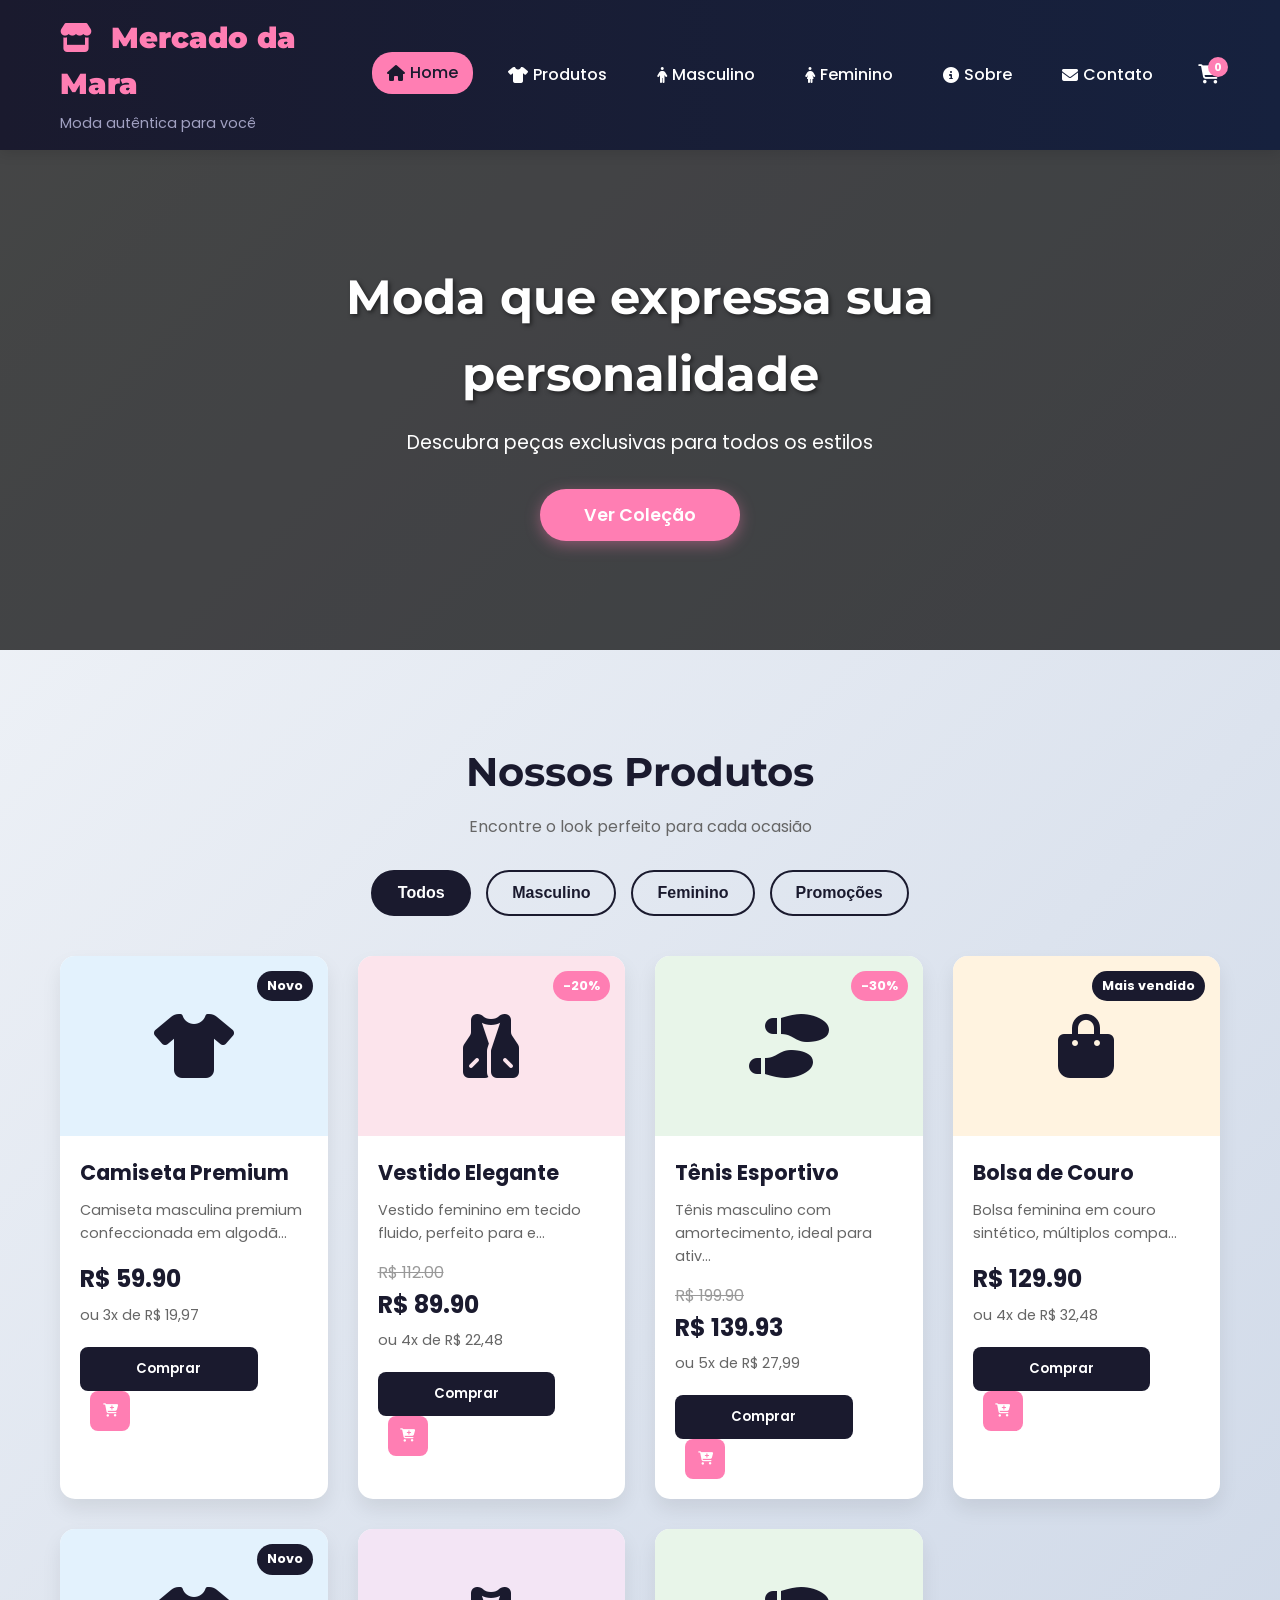
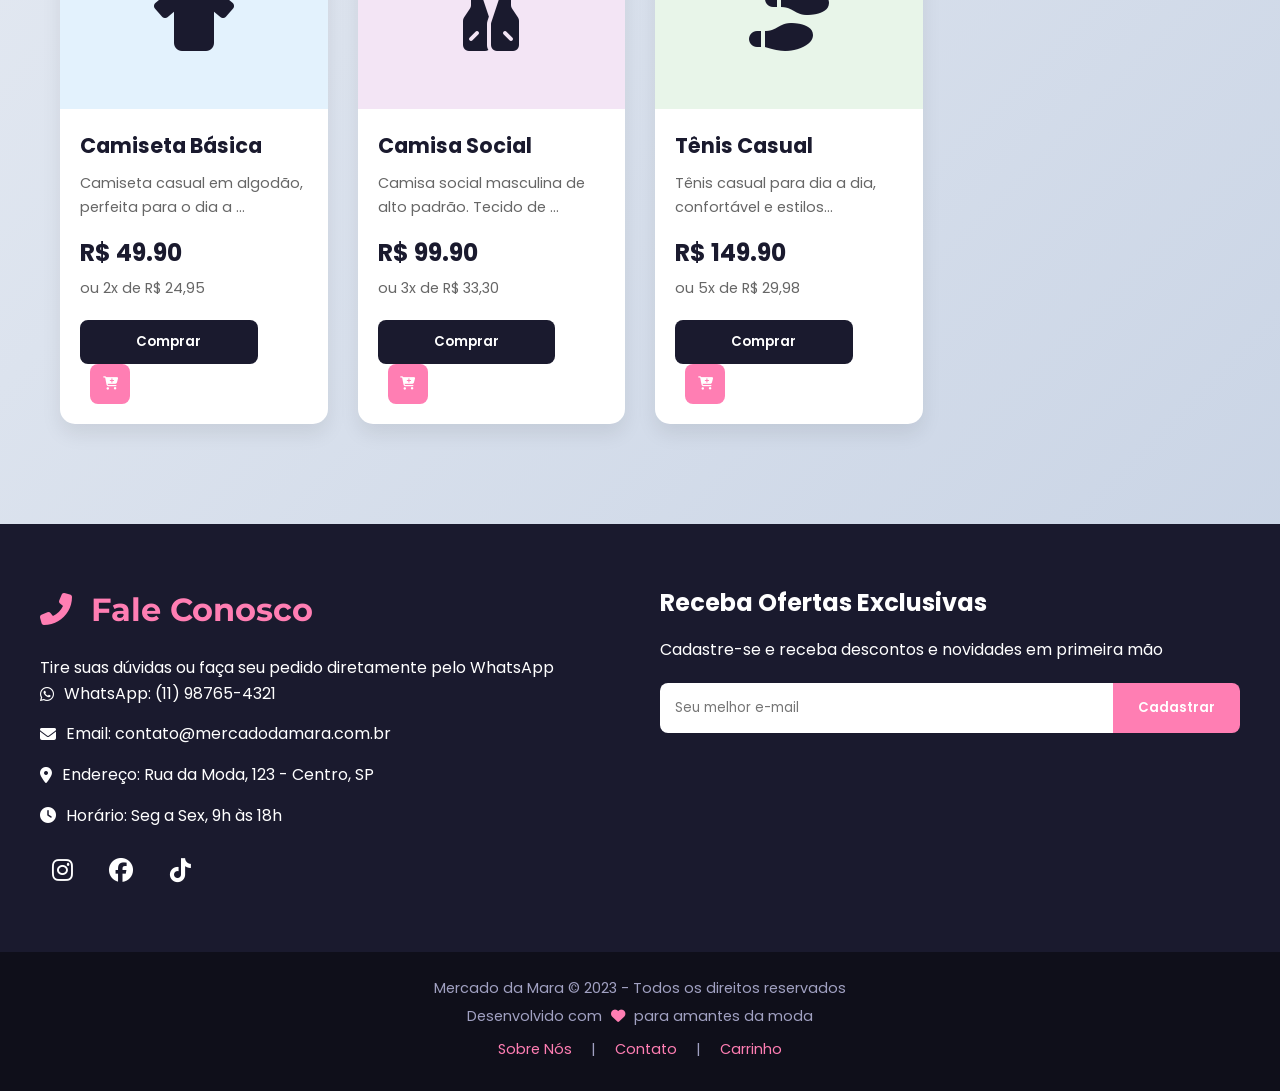
<file: index.html>
<!DOCTYPE html>
<html lang="pt-BR">
<head>
  <meta charset="UTF-8">
  <meta name="viewport" content="width=device-width, initial-scale=1.0, maximum-scale=1.0, user-scalable=yes">
  <title>Mercado da Mara - Moda com Estilo</title>
  <link rel="stylesheet" href="style.css">
  <link rel="stylesheet" href="https://cdnjs.cloudflare.com/ajax/libs/font-awesome/6.4.0/css/all.min.css">
  <link href="https://fonts.googleapis.com/css2?family=Poppins:wght@300;400;500;600;700&family=Montserrat:wght@800;900&display=swap" rel="stylesheet">
</head>
<body>
  <header>
    <div class="header-container">
      <div class="logo">
        <h1><i class="fas fa-store"></i> Mercado da Mara</h1>
        <p class="tagline">Moda autêntica para você</p>
      </div>
      <nav>
        <a href="index.html" class="nav-link active"><i class="fas fa-home"></i> Home</a>
        <a href="#produtos" class="nav-link"><i class="fas fa-tshirt"></i> Produtos</a>
        <a href="index.html?filtro=masculino#produtos" class="nav-link"><i class="fas fa-male"></i> Masculino</a>
        <a href="index.html?filtro=feminino#produtos" class="nav-link"><i class="fas fa-female"></i> Feminino</a>
        <a href="sobre.html" class="nav-link"><i class="fas fa-info-circle"></i> Sobre</a>
        <a href="#contato" class="nav-link"><i class="fas fa-envelope"></i> Contato</a>
        <a href="carrinho.html" class="cart-icon">
          <i class="fas fa-shopping-cart"></i>
          <span class="cart-count">0</span>
        </a>
      </nav>
      <button class="menu-toggle" onclick="toggleMenu()">
        <i class="fas fa-bars"></i>
      </button>
    </div>
  </header>

  <section class="banner">
    <div class="banner-overlay"></div>
    <div class="banner-content">
      <h2>Moda que expressa sua personalidade</h2>
      <p>Descubra peças exclusivas para todos os estilos</p>
      <a href="#produtos" class="btn-banner">Ver Coleção</a>
    </div>
  </section>

  <section id="produtos" class="produtos">
    <div class="section-header">
      <h2>Nossos Produtos</h2>
      <p>Encontre o look perfeito para cada ocasião</p>
      <div class="filtros">
        <button class="filtro-btn active" onclick="filtrar('todos')">Todos</button>
        <button class="filtro-btn" onclick="filtrar('masculino')">Masculino</button>
        <button class="filtro-btn" onclick="filtrar('feminino')">Feminino</button>
        <button class="filtro-btn" onclick="filtrar('promocao')">Promoções</button>
      </div>
    </div>
    
    <div class="produtos-container" id="produtos-home-container">
      <!-- Produtos serão carregados dinamicamente pelo JavaScript -->
    </div>
  </section>

  <section id="contato" class="contato">
    <div class="contato-container">
      <div class="contato-info">
        <h2><i class="fas fa-phone-alt"></i> Fale Conosco</h2>
        <p>Tire suas dúvidas ou faça seu pedido diretamente pelo WhatsApp</p>
        <div class="contato-detalhes">
          <p><i class="fab fa-whatsapp"></i> WhatsApp: (11) 98765-4321</p>
          <p><i class="fas fa-envelope"></i> Email: contato@mercadodamara.com.br</p>
          <p><i class="fas fa-map-marker-alt"></i> Endereço: Rua da Moda, 123 - Centro, SP</p>
          <p><i class="fas fa-clock"></i> Horário: Seg a Sex, 9h às 18h</p>
        </div>
        <div class="redes-sociais">
          <a href="#"><i class="fab fa-instagram"></i></a>
          <a href="#"><i class="fab fa-facebook"></i></a>
          <a href="#"><i class="fab fa-tiktok"></i></a>
        </div>
      </div>
      <div class="newsletter">
        <h3>Receba Ofertas Exclusivas</h3>
        <p>Cadastre-se e receba descontos e novidades em primeira mão</p>
        <form id="newsletterForm">
          <input type="email" id="newsletterEmail" placeholder="Seu melhor e-mail" required>
          <button type="submit">Cadastrar</button>
        </form>
      </div>
    </div>
  </section>

  <footer>
    <p>Mercado da Mara &copy; 2023 - Todos os direitos reservados</p>
    <p>Desenvolvido com <i class="fas fa-heart"></i> para amantes da moda</p>
    <p>
      <a href="sobre.html">Sobre Nós</a> | 
      <a href="#contato">Contato</a> | 
      <a href="carrinho.html">Carrinho</a>
    </p>
  </footer>

  <script src="script.js"></script>
</body>
</html>
</file>
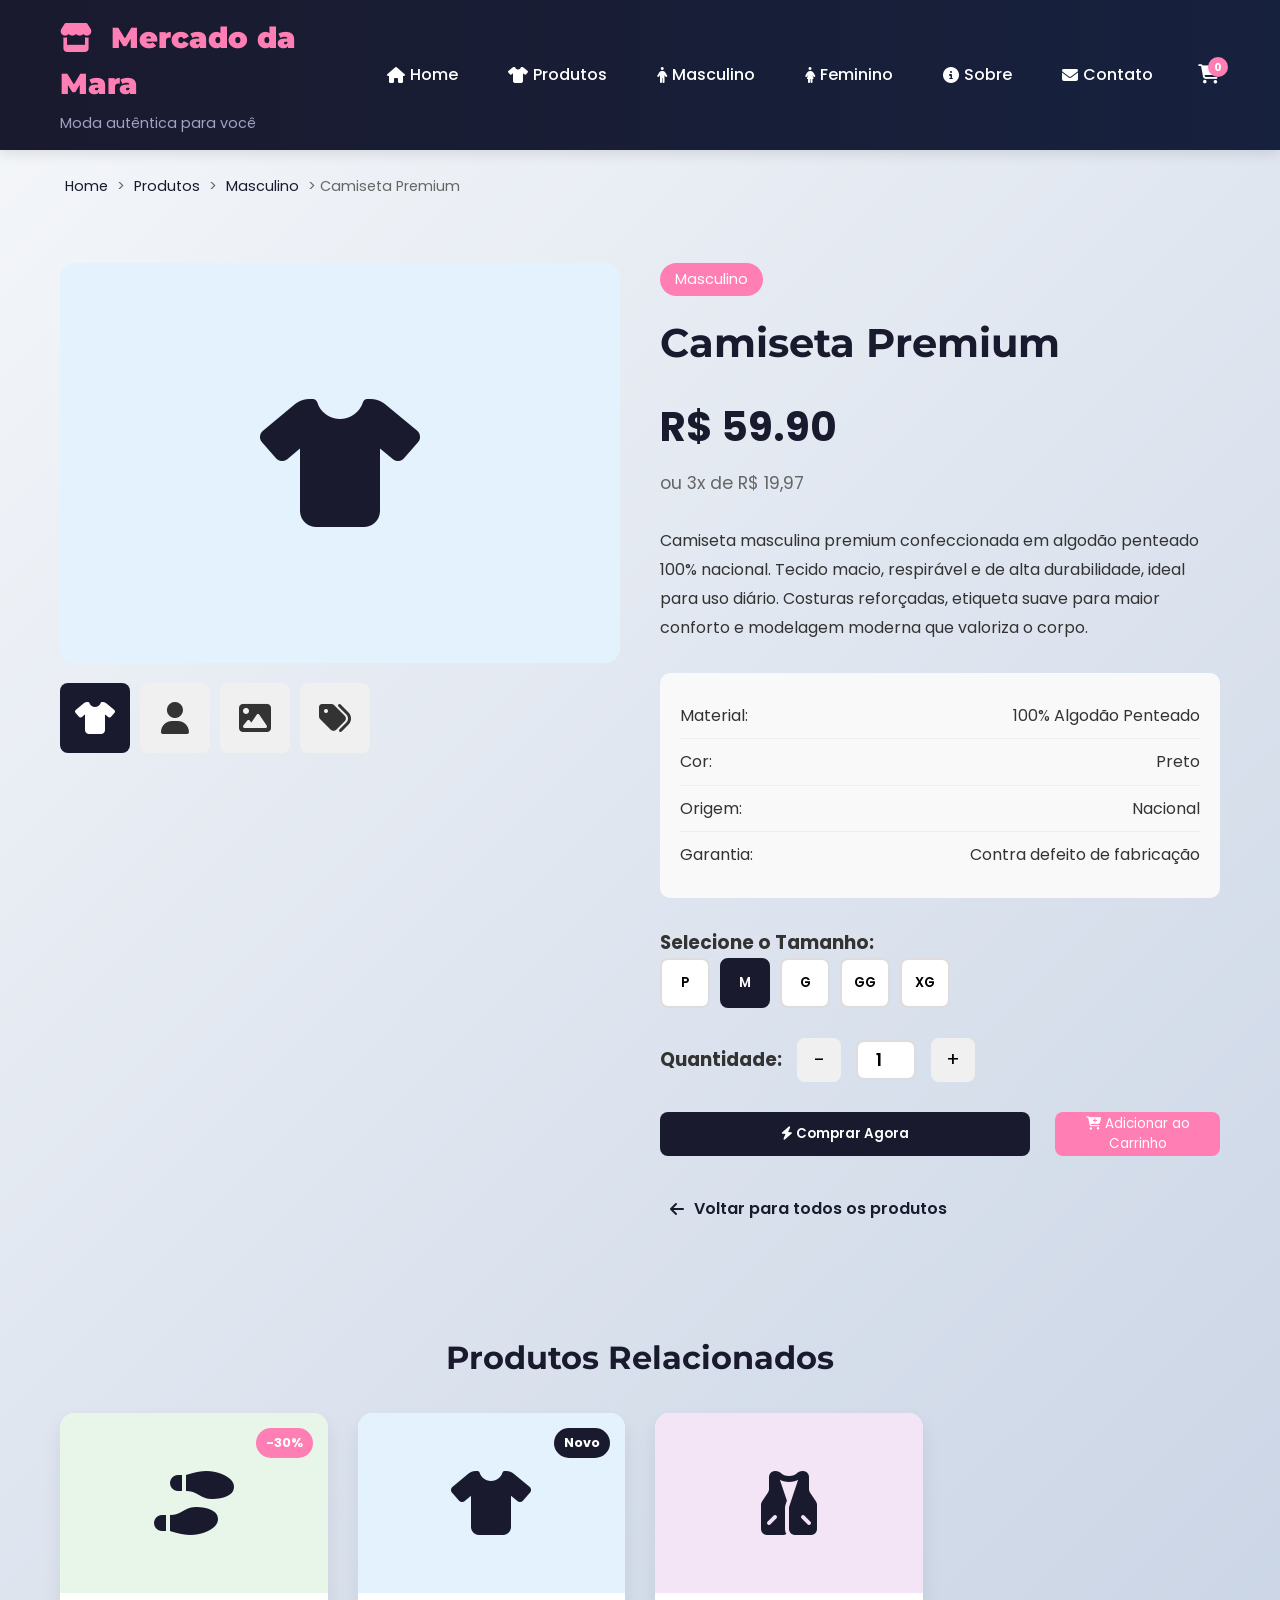
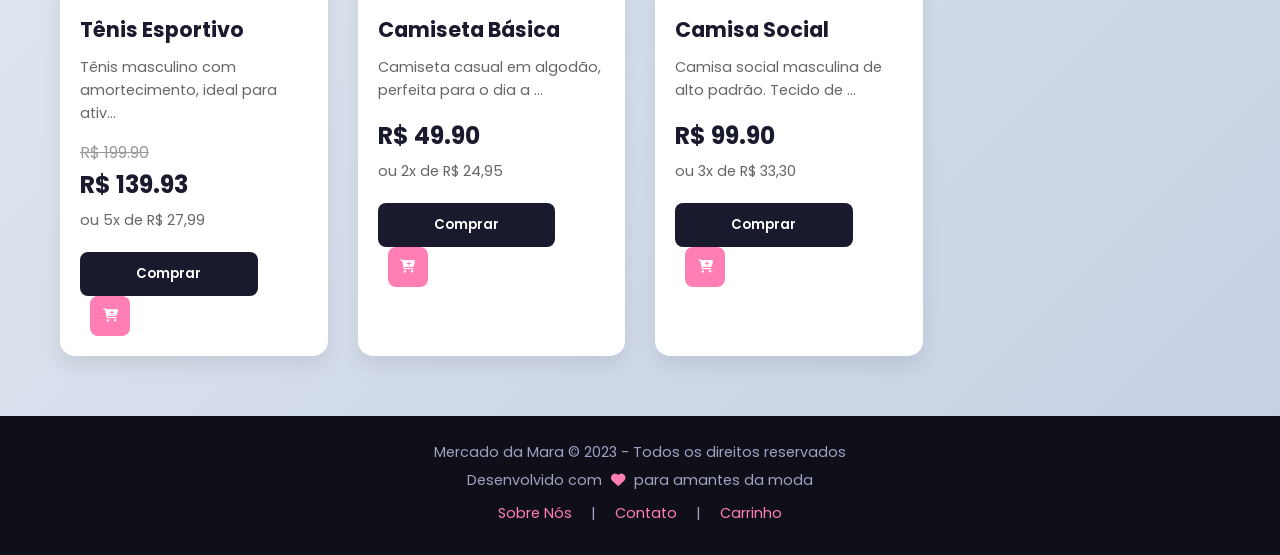
<file: produto.html>
<!DOCTYPE html>
<html lang="pt-BR">
<head>
  <meta charset="UTF-8">
  <meta name="viewport" content="width=device-width, initial-scale=1.0, maximum-scale=1.0, user-scalable=yes">
  <title>Mercado da Mara - Detalhes do Produto</title>
  <link rel="stylesheet" href="style.css">
  <link rel="stylesheet" href="https://cdnjs.cloudflare.com/ajax/libs/font-awesome/6.4.0/css/all.min.css">
  <link href="https://fonts.googleapis.com/css2?family=Poppins:wght@300;400;500;600;700&family=Montserrat:wght@800;900&display=swap" rel="stylesheet">
</head>
<body>
  <header>
    <div class="header-container">
      <div class="logo">
        <h1><i class="fas fa-store"></i> Mercado da Mara</h1>
        <p class="tagline">Moda autêntica para você</p>
      </div>
      <nav>
        <a href="index.html" class="nav-link"><i class="fas fa-home"></i> Home</a>
        <a href="index.html#produtos" class="nav-link"><i class="fas fa-tshirt"></i> Produtos</a>
        <a href="index.html?filtro=masculino#produtos" class="nav-link"><i class="fas fa-male"></i> Masculino</a>
        <a href="index.html?filtro=feminino#produtos" class="nav-link"><i class="fas fa-female"></i> Feminino</a>
        <a href="sobre.html" class="nav-link"><i class="fas fa-info-circle"></i> Sobre</a>
        <a href="index.html#contato" class="nav-link"><i class="fas fa-envelope"></i> Contato</a>
        <a href="carrinho.html" class="cart-icon">
          <i class="fas fa-shopping-cart"></i>
          <span class="cart-count">0</span>
        </a>
      </nav>
      <button class="menu-toggle" onclick="toggleMenu()">
        <i class="fas fa-bars"></i>
      </button>
    </div>
  </header>

  <div class="breadcrumb" id="breadcrumb-container">
    <a href="index.html">Home</a> > <a href="index.html#produtos">Produtos</a> > <a href="index.html?filtro=masculino#produtos" id="breadcrumb-categoria">Masculino</a> > <span id="produto-nome-breadcrumb">Carregando...</span>
  </div>

  <section class="produto-detalhes" id="produto-detalhes">
    <!-- Conteúdo será carregado dinamicamente pelo JavaScript -->
    <div style="text-align: center; padding: 50px; width: 100%;">
      <i class="fas fa-spinner fa-spin" style="font-size: 3rem; color: #ff7eb3;"></i>
      <p style="margin-top: 20px;">Carregando detalhes do produto...</p>
    </div>
  </section>
  
  <section class="produtos-relacionados">
    <h2>Produtos Relacionados</h2>
    <div class="produtos-container" id="produtos-relacionados-container">
      <!-- Conteúdo será carregado dinamicamente pelo JavaScript -->
    </div>
  </section>

  <footer>
    <p>Mercado da Mara &copy; 2023 - Todos os direitos reservados</p>
    <p>Desenvolvido com <i class="fas fa-heart"></i> para amantes da moda</p>
    <p>
      <a href="sobre.html">Sobre Nós</a> | 
      <a href="index.html#contato">Contato</a> | 
      <a href="carrinho.html">Carrinho</a>
    </p>
  </footer>

  <script src="script.js"></script>
</body>
</html>
</file>
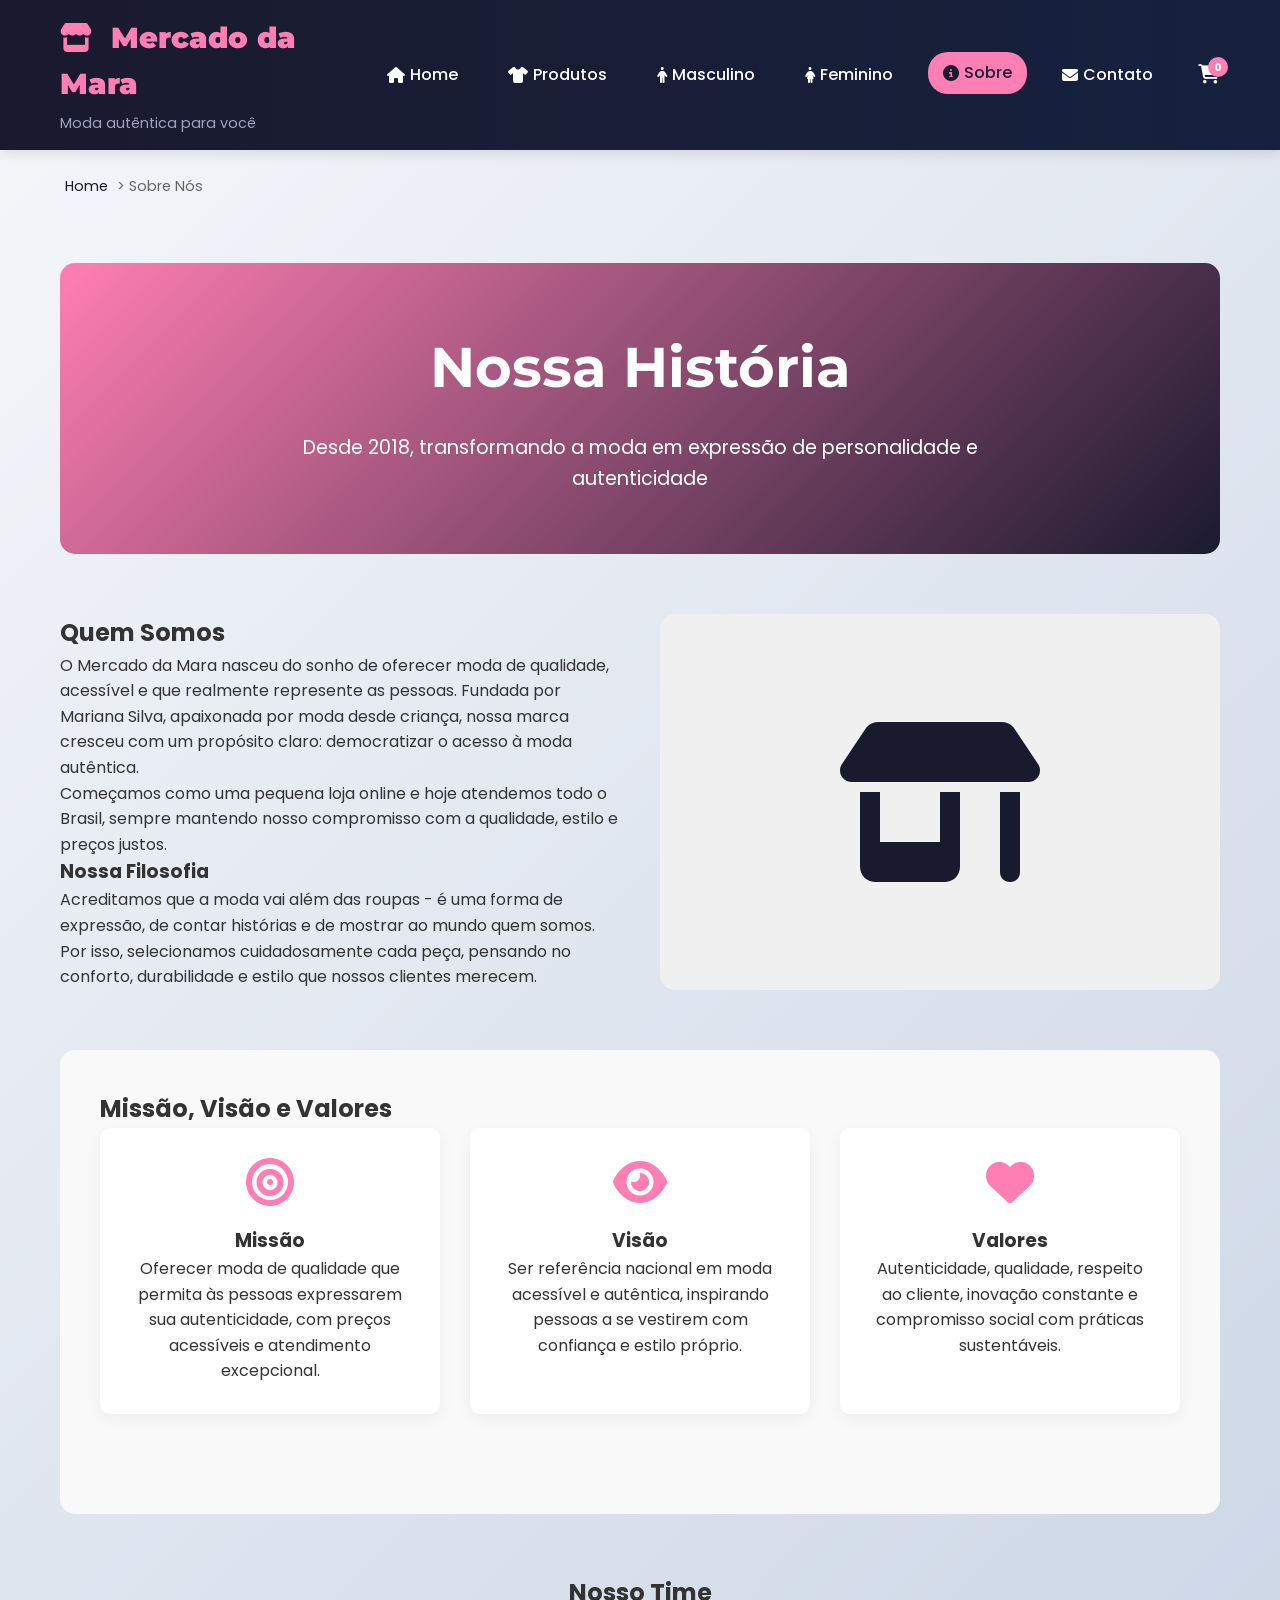
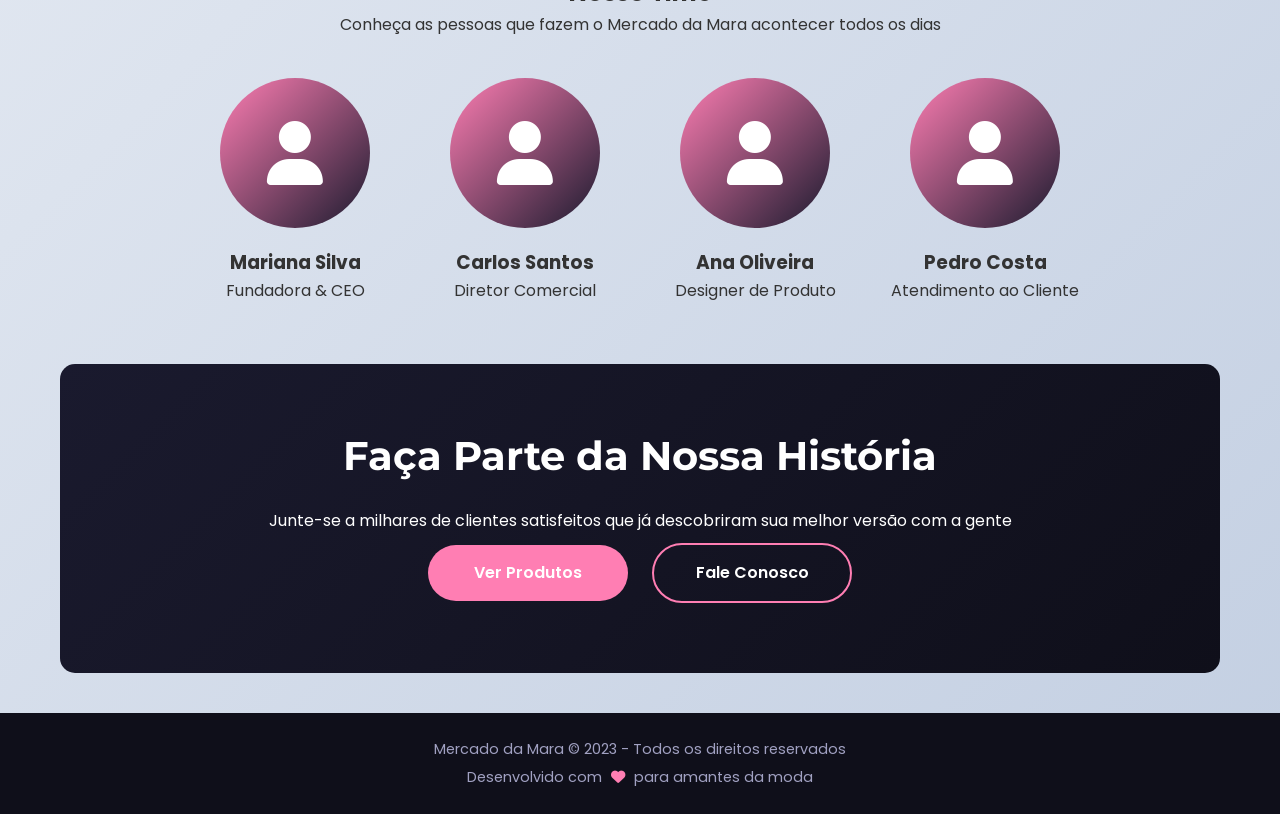
<file: sobre.html>
<!DOCTYPE html>
<html lang="pt-BR">
<head>
  <meta charset="UTF-8">
  <meta name="viewport" content="width=device-width, initial-scale=1.0, maximum-scale=1.0, user-scalable=yes">
  <title>Sobre Nós - Mercado da Mara</title>
  <link rel="stylesheet" href="style.css">
  <link rel="stylesheet" href="https://cdnjs.cloudflare.com/ajax/libs/font-awesome/6.4.0/css/all.min.css">
  <link href="https://fonts.googleapis.com/css2?family=Poppins:wght@300;400;500;600;700&family=Montserrat:wght@800;900&display=swap" rel="stylesheet">
</head>
<body>
  <header>
    <div class="header-container">
      <div class="logo">
        <h1><i class="fas fa-store"></i> Mercado da Mara</h1>
        <p class="tagline">Moda autêntica para você</p>
      </div>
      <nav>
        <a href="index.html" class="nav-link"><i class="fas fa-home"></i> Home</a>
        <a href="index.html#produtos" class="nav-link"><i class="fas fa-tshirt"></i> Produtos</a>
        <a href="index.html?filtro=masculino#produtos" class="nav-link"><i class="fas fa-male"></i> Masculino</a>
        <a href="index.html?filtro=feminino#produtos" class="nav-link"><i class="fas fa-female"></i> Feminino</a>
        <a href="sobre.html" class="nav-link active"><i class="fas fa-info-circle"></i> Sobre</a>
        <a href="index.html#contato" class="nav-link"><i class="fas fa-envelope"></i> Contato</a>
        <a href="carrinho.html" class="cart-icon">
          <i class="fas fa-shopping-cart"></i>
          <span class="cart-count">0</span>
        </a>
      </nav>
      <button class="menu-toggle" onclick="toggleMenu()">
        <i class="fas fa-bars"></i>
      </button>
    </div>
  </header>

  <div class="breadcrumb">
    <a href="index.html">Home</a> > <span>Sobre Nós</span>
  </div>

  <section class="sobre-container">
    <div class="sobre-hero">
      <h1>Nossa História</h1>
      <p>Desde 2018, transformando a moda em expressão de personalidade e autenticidade</p>
    </div>
    
    <div class="sobre-content">
      <div class="sobre-text">
        <h2>Quem Somos</h2>
        <p>O Mercado da Mara nasceu do sonho de oferecer moda de qualidade, acessível e que realmente represente as pessoas. Fundada por Mariana Silva, apaixonada por moda desde criança, nossa marca cresceu com um propósito claro: democratizar o acesso à moda autêntica.</p>
        
        <p>Começamos como uma pequena loja online e hoje atendemos todo o Brasil, sempre mantendo nosso compromisso com a qualidade, estilo e preços justos.</p>
        
        <h3>Nossa Filosofia</h3>
        <p>Acreditamos que a moda vai além das roupas - é uma forma de expressão, de contar histórias e de mostrar ao mundo quem somos. Por isso, selecionamos cuidadosamente cada peça, pensando no conforto, durabilidade e estilo que nossos clientes merecem.</p>
      </div>
      
      <div class="sobre-imagem">
        <i class="fas fa-store-alt"></i>
      </div>
    </div>
    
    <div class="sobre-missao">
      <h2>Missão, Visão e Valores</h2>
      
      <div class="valores">
        <div class="valor-card">
          <i class="fas fa-bullseye"></i>
          <h3>Missão</h3>
          <p>Oferecer moda de qualidade que permita às pessoas expressarem sua autenticidade, com preços acessíveis e atendimento excepcional.</p>
        </div>
        
        <div class="valor-card">
          <i class="fas fa-eye"></i>
          <h3>Visão</h3>
          <p>Ser referência nacional em moda acessível e autêntica, inspirando pessoas a se vestirem com confiança e estilo próprio.</p>
        </div>
        
        <div class="valor-card">
          <i class="fas fa-heart"></i>
          <h3>Valores</h3>
          <p>Autenticidade, qualidade, respeito ao cliente, inovação constante e compromisso social com práticas sustentáveis.</p>
        </div>
      </div>
    </div>
    
    <div class="time">
      <h2>Nosso Time</h2>
      <p>Conheça as pessoas que fazem o Mercado da Mara acontecer todos os dias</p>
      
      <div class="time-membros">
        <div class="membro">
          <div class="membro-foto">
            <i class="fas fa-user"></i>
          </div>
          <h3>Mariana Silva</h3>
          <p>Fundadora & CEO</p>
        </div>
        
        <div class="membro">
          <div class="membro-foto">
            <i class="fas fa-user"></i>
          </div>
          <h3>Carlos Santos</h3>
          <p>Diretor Comercial</p>
        </div>
        
        <div class="membro">
          <div class="membro-foto">
            <i class="fas fa-user"></i>
          </div>
          <h3>Ana Oliveira</h3>
          <p>Designer de Produto</p>
        </div>
        
        <div class="membro">
          <div class="membro-foto">
            <i class="fas fa-user"></i>
          </div>
          <h3>Pedro Costa</h3>
          <p>Atendimento ao Cliente</p>
        </div>
      </div>
    </div>
    
    <div class="cta-sobre">
      <h2>Faça Parte da Nossa História</h2>
      <p>Junte-se a milhares de clientes satisfeitos que já descobriram sua melhor versão com a gente</p>
      <a href="index.html#produtos" class="btn-sobre">Ver Produtos</a>
      <a href="index.html#contato" class="btn-sobre">Fale Conosco</a>
    </div>
  </section>

  <footer>
    <p>Mercado da Mara &copy; 2023 - Todos os direitos reservados</p>
    <p>Desenvolvido com <i class="fas fa-heart"></i> para amantes da moda</p>
  </footer>

  <script src="script.js"></script>
</body>
</html>
</file>
<file: style.css>
/* Reset e configurações gerais */
* {
  margin: 0;
  padding: 0;
  box-sizing: border-box;
  -webkit-tap-highlight-color: transparent;
}

body {
  font-family: 'Poppins', sans-serif;
  margin: 0;
  background: linear-gradient(135deg, #f5f7fa 0%, #c3cfe2 100%);
  color: #333;
  line-height: 1.6;
  min-height: 100vh;
  display: flex;
  flex-direction: column;
  overflow-x: hidden;
  width: 100%;
}

/* Header */
header {
  background: linear-gradient(90deg, #1a1a2e 0%, #16213e 100%);
  color: #fff;
  padding: 15px 0;
  box-shadow: 0 4px 12px rgba(0, 0, 0, 0.1);
  position: sticky;
  top: 0;
  z-index: 1000;
  width: 100%;
}

.header-container {
  max-width: 1200px;
  margin: 0 auto;
  padding: 0 20px;
  display: flex;
  justify-content: space-between;
  align-items: center;
  position: relative;
}

.logo h1 {
  font-family: 'Montserrat', sans-serif;
  font-weight: 900;
  font-size: 1.8rem;
  margin-bottom: 5px;
  color: #ff7eb3;
}

.logo h1 i {
  margin-right: 10px;
}

.tagline {
  font-size: 0.9rem;
  color: #a1a1c2;
}

/* Navegação */
nav {
  display: flex;
  align-items: center;
  gap: 20px;
}

.nav-link {
  color: #fff;
  text-decoration: none;
  padding: 8px 15px;
  border-radius: 20px;
  transition: all 0.3s ease;
  display: flex;
  align-items: center;
  gap: 5px;
  font-weight: 500;
  white-space: nowrap;
}

.nav-link:hover, .nav-link.active {
  background-color: #ff7eb3;
  color: #1a1a2e;
  transform: translateY(-2px);
}

.cart-icon {
  position: relative;
  color: white;
  font-size: 1.2rem;
  margin-left: 10px;
  text-decoration: none;
  display: flex;
  align-items: center;
}

.cart-count {
  position: absolute;
  top: -8px;
  right: -8px;
  background-color: #ff7eb3;
  color: white;
  border-radius: 50%;
  width: 20px;
  height: 20px;
  display: flex;
  align-items: center;
  justify-content: center;
  font-size: 0.7rem;
  font-weight: bold;
}

.menu-toggle {
  display: none;
  background: none;
  border: none;
  color: white;
  font-size: 1.5rem;
  cursor: pointer;
  padding: 10px 15px;
  min-width: 44px;
  min-height: 44px;
}

/* Banner */
.banner {
  height: 500px;
  background: linear-gradient(rgba(0, 0, 0, 0.6), rgba(0, 0, 0, 0.6)), 
              url('https://images.unsplash.com/photo-1445205170230-053b83016050?ixlib=rb-4.0.3&auto=format&fit=crop&w=1471&q=80');
  background-size: cover;
  background-position: center;
  display: flex;
  align-items: center;
  justify-content: center;
  position: relative;
  margin-bottom: 50px;
  width: 100%;
}

.banner-overlay {
  position: absolute;
  top: 0;
  left: 0;
  width: 100%;
  height: 100%;
  background: rgba(0,0,0,0.3);
  z-index: 1;
}

.banner-content {
  text-align: center;
  color: white;
  z-index: 2;
  max-width: 800px;
  padding: 20px;
  position: relative;
  width: 100%;
}

.banner h2 {
  font-family: 'Montserrat', sans-serif;
  font-size: 3rem;
  margin-bottom: 15px;
  text-shadow: 2px 2px 4px rgba(0, 0, 0, 0.5);
}

.banner p {
  font-size: 1.2rem;
  margin-bottom: 30px;
}

.btn-banner {
  display: inline-block;
  background-color: #ff7eb3;
  color: white;
  padding: 12px 30px;
  border-radius: 30px;
  text-decoration: none;
  font-weight: 600;
  font-size: 1.1rem;
  transition: all 0.3s ease;
  box-shadow: 0 4px 15px rgba(255, 126, 179, 0.4);
  min-width: 200px;
}

.btn-banner:hover {
  background-color: #ff5c9d;
  transform: translateY(-3px);
  box-shadow: 0 6px 20px rgba(255, 126, 179, 0.6);
}

/* Seção de produtos */
.produtos {
  max-width: 1200px;
  margin: 0 auto;
  padding: 40px 20px;
  width: 100%;
}

.section-header {
  text-align: center;
  margin-bottom: 40px;
}

.section-header h2 {
  font-family: 'Montserrat', sans-serif;
  font-size: 2.5rem;
  color: #1a1a2e;
  margin-bottom: 10px;
}

.section-header p {
  color: #666;
  margin-bottom: 30px;
}

.filtros {
  display: flex;
  justify-content: center;
  gap: 15px;
  flex-wrap: wrap;
  margin-bottom: 30px;
}

.filtro-btn {
  padding: 12px 24px;
  border: 2px solid #1a1a2e;
  background-color: transparent;
  color: #1a1a2e;
  border-radius: 25px;
  cursor: pointer;
  font-weight: 600;
  transition: all 0.3s ease;
  font-size: 1rem;
  min-width: 100px;
  min-height: 44px;
}

.filtro-btn:hover, .filtro-btn.active {
  background-color: #1a1a2e;
  color: white;
}

.produtos-container {
  display: grid;
  grid-template-columns: repeat(auto-fill, minmax(250px, 1fr));
  gap: 30px;
  width: 100%;
}

/* Cards de produtos */
.card {
  background: white;
  border-radius: 15px;
  overflow: hidden;
  box-shadow: 0 10px 20px rgba(0, 0, 0, 0.08);
  transition: all 0.3s ease;
  position: relative;
  cursor: pointer;
  width: 100%;
}

.card:hover {
  transform: translateY(-10px);
  box-shadow: 0 15px 30px rgba(0, 0, 0, 0.15);
}

.card-img {
  height: 180px;
  display: flex;
  align-items: center;
  justify-content: center;
  position: relative;
  font-size: 4rem;
  color: #1a1a2e;
}

.badge {
  position: absolute;
  top: 15px;
  right: 15px;
  background-color: #1a1a2e;
  color: white;
  padding: 5px 10px;
  border-radius: 20px;
  font-size: 0.8rem;
  font-weight: bold;
}

.badge.promocao {
  background-color: #ff7eb3;
}

.card-content {
  padding: 20px;
}

.card h3 {
  font-size: 1.3rem;
  margin-bottom: 10px;
  color: #1a1a2e;
}

.descricao {
  color: #666;
  font-size: 0.9rem;
  margin-bottom: 15px;
  min-height: 40px;
}

.preco {
  margin-bottom: 20px;
}

.preco-atual {
  font-size: 1.5rem;
  font-weight: 700;
  color: #1a1a2e;
  display: block;
}

.preco-original {
  font-size: 1rem;
  color: #999;
  text-decoration: line-through;
  margin-right: 10px;
}

.preco-parcelado {
  font-size: 0.9rem;
  color: #666;
  display: block;
  margin-top: 5px;
}

.btn-comprar {
  background-color: #1a1a2e;
  color: white;
  border: none;
  padding: 12px 20px;
  border-radius: 8px;
  cursor: pointer;
  font-weight: 600;
  width: calc(100% - 50px);
  transition: all 0.3s ease;
  font-family: 'Poppins', sans-serif;
  min-height: 44px;
}

.btn-comprar:hover {
  background-color: #0f0f1a;
}

.btn-carrinho {
  background-color: #ff7eb3;
  color: white;
  border: none;
  width: 40px;
  height: 40px;
  border-radius: 8px;
  cursor: pointer;
  margin-left: 10px;
  transition: all 0.3s ease;
  font-family: 'Poppins', sans-serif;
}

.btn-carrinho:hover {
  background-color: #ff5c9d;
}

/* Seção de contato */
.contato {
  background-color: #1a1a2e;
  color: white;
  padding: 60px 20px;
  margin-top: 60px;
  width: 100%;
}

.contato-container {
  max-width: 1200px;
  margin: 0 auto;
  display: flex;
  flex-wrap: wrap;
  justify-content: space-between;
  gap: 40px;
}

.contato-info, .newsletter {
  flex: 1;
  min-width: 300px;
}

.contato-info h2 {
  font-family: 'Montserrat', sans-serif;
  font-size: 2rem;
  margin-bottom: 20px;
  color: #ff7eb3;
}

.contato-info h2 i {
  margin-right: 10px;
}

.contato-detalhes p {
  margin-bottom: 15px;
  display: flex;
  align-items: center;
  gap: 10px;
  flex-wrap: wrap;
}

.redes-sociais {
  display: flex;
  gap: 15px;
  margin-top: 20px;
  flex-wrap: wrap;
}

.redes-sociais a {
  color: white;
  font-size: 1.5rem;
  transition: all 0.3s ease;
  text-decoration: none;
  min-width: 44px;
  min-height: 44px;
  display: flex;
  align-items: center;
  justify-content: center;
}

.redes-sociais a:hover {
  color: #ff7eb3;
  transform: translateY(-3px);
}

.newsletter h3 {
  font-size: 1.5rem;
  margin-bottom: 15px;
}

.newsletter p {
  margin-bottom: 15px;
}

.newsletter form {
  display: flex;
  margin-top: 20px;
  flex-wrap: wrap;
}

.newsletter input {
  flex: 1;
  padding: 15px;
  border: none;
  border-radius: 8px 0 0 8px;
  font-family: 'Poppins', sans-serif;
  min-height: 44px;
}

.newsletter button {
  background-color: #ff7eb3;
  color: white;
  border: none;
  padding: 15px 25px;
  border-radius: 0 8px 8px 0;
  cursor: pointer;
  font-weight: 600;
  transition: all 0.3s ease;
  font-family: 'Poppins', sans-serif;
  min-height: 44px;
  min-width: 100px;
}

.newsletter button:hover {
  background-color: #ff5c9d;
}

/* Footer */
footer {
  background-color: #0f0f1a;
  color: #a1a1c2;
  text-align: center;
  padding: 20px;
  font-size: 0.9rem;
  margin-top: auto;
  width: 100%;
}

footer p {
  margin: 5px 0;
}

footer i.fa-heart {
  color: #ff7eb3;
  margin: 0 5px;
}

footer a {
  color: #ff7eb3;
  text-decoration: none;
  margin: 0 10px;
  display: inline-block;
  padding: 5px;
}

footer a:hover {
  text-decoration: underline;
}

/* Animações */
@keyframes slideIn {
  from { transform: translateX(100%); opacity: 0; }
  to { transform: translateX(0); opacity: 1; }
}

@keyframes slideOut {
  from { transform: translateX(0); opacity: 1; }
  to { transform: translateX(100%); opacity: 0; }
}

@keyframes fadeIn {
  from { opacity: 0; transform: translateY(20px); }
  to { opacity: 1; transform: translateY(0); }
}

/* Breadcrumb */
.breadcrumb {
  max-width: 1200px;
  margin: 20px auto;
  padding: 0 20px;
  color: #666;
  font-size: 0.9rem;
  width: 100%;
}

.breadcrumb a {
  color: #1a1a2e;
  text-decoration: none;
  padding: 5px;
  display: inline-block;
}

.breadcrumb a:hover {
  text-decoration: underline;
}

.breadcrumb span {
  color: #666;
}

/* ========== ESTILOS DA PÁGINA SOBRE ========== */
.sobre-container {
  max-width: 1200px;
  margin: 40px auto;
  padding: 0 20px;
  width: 100%;
}

.sobre-hero {
  text-align: center;
  padding: 60px 20px;
  background: linear-gradient(135deg, #ff7eb3 0%, #1a1a2e 100%);
  color: white;
  border-radius: 15px;
  margin-bottom: 60px;
  width: 100%;
}

.sobre-hero h1 {
  font-family: 'Montserrat', sans-serif;
  font-size: 3.5rem;
  margin-bottom: 20px;
}

.sobre-hero p {
  font-size: 1.2rem;
  max-width: 800px;
  margin: 0 auto;
}

.sobre-content {
  display: flex;
  flex-wrap: wrap;
  gap: 40px;
  margin-bottom: 60px;
}

.sobre-text {
  flex: 1;
  min-width: 300px;
}

.sobre-imagem {
  flex: 1;
  min-width: 300px;
  background: #f0f0f0;
  border-radius: 15px;
  display: flex;
  align-items: center;
  justify-content: center;
  font-size: 10rem;
  color: #1a1a2e;
  min-height: 300px;
}

.sobre-missao {
  background: #f9f9f9;
  padding: 40px;
  border-radius: 15px;
  margin-bottom: 60px;
  width: 100%;
}

.valores {
  display: grid;
  grid-template-columns: repeat(auto-fill, minmax(250px, 1fr));
  gap: 30px;
  margin-bottom: 60px;
}

.valor-card {
  background: white;
  padding: 30px;
  border-radius: 10px;
  text-align: center;
  box-shadow: 0 5px 15px rgba(0,0,0,0.05);
  transition: all 0.3s ease;
}

.valor-card:hover {
  transform: translateY(-10px);
  box-shadow: 0 15px 30px rgba(0,0,0,0.1);
}

.valor-card i {
  font-size: 3rem;
  color: #ff7eb3;
  margin-bottom: 20px;
}

.time {
  text-align: center;
  margin-bottom: 60px;
  width: 100%;
}

.time-membros {
  display: flex;
  justify-content: center;
  flex-wrap: wrap;
  gap: 30px;
  margin-top: 40px;
}

.membro {
  text-align: center;
  max-width: 200px;
  width: 100%;
}

.membro-foto {
  width: 150px;
  height: 150px;
  background: linear-gradient(135deg, #ff7eb3 0%, #1a1a2e 100%);
  border-radius: 50%;
  margin: 0 auto 20px;
  display: flex;
  align-items: center;
  justify-content: center;
  font-size: 4rem;
  color: white;
}

.cta-sobre {
  text-align: center;
  padding: 60px 20px;
  background: linear-gradient(135deg, #1a1a2e 0%, #0f0f1a 100%);
  color: white;
  border-radius: 15px;
  width: 100%;
}

.cta-sobre h2 {
  font-family: 'Montserrat', sans-serif;
  font-size: 2.5rem;
  margin-bottom: 20px;
}

.btn-sobre {
  display: inline-block;
  background: #ff7eb3;
  color: white;
  padding: 15px 40px;
  border-radius: 30px;
  text-decoration: none;
  font-weight: 600;
  margin: 10px;
  transition: all 0.3s ease;
  min-width: 200px;
  min-height: 44px;
}

.btn-sobre:hover {
  background: #ff5c9d;
  transform: translateY(-3px);
}

.btn-sobre:last-child {
  background: transparent;
  border: 2px solid #ff7eb3;
}

.btn-sobre:last-child:hover {
  background: #ff7eb3;
}

/* ========== ESTILOS DA PÁGINA CARRINHO ========== */
.carrinho-container {
  max-width: 1200px;
  margin: 40px auto;
  padding: 0 20px;
  display: flex;
  flex-wrap: wrap;
  gap: 40px;
  width: 100%;
}

.carrinho-itens {
  flex: 2;
  min-width: 300px;
}

.carrinho-resumo {
  flex: 1;
  min-width: 300px;
  background: #f9f9f9;
  padding: 30px;
  border-radius: 15px;
  height: fit-content;
}

.carrinho-titulo {
  font-family: 'Montserrat', sans-serif;
  font-size: 2.5rem;
  color: #1a1a2e;
  margin-bottom: 30px;
  display: flex;
  align-items: center;
  gap: 15px;
  flex-wrap: wrap;
}

.carrinho-vazio {
  text-align: center;
  padding: 60px 20px;
}

.carrinho-vazio i {
  font-size: 5rem;
  color: #ddd;
  margin-bottom: 20px;
}

.carrinho-vazio h2 {
  color: #666;
  margin-bottom: 20px;
}

.carrinho-vazio button {
  min-width: 200px;
  min-height: 44px;
}

.carrinho-item {
  display: flex;
  background: white;
  padding: 20px;
  border-radius: 10px;
  margin-bottom: 20px;
  box-shadow: 0 5px 15px rgba(0,0,0,0.05);
  gap: 20px;
  flex-wrap: wrap;
}

.carrinho-item-imagem {
  width: 100px;
  height: 100px;
  background: #e3f2fd;
  border-radius: 8px;
  display: flex;
  align-items: center;
  justify-content: center;
  font-size: 2.5rem;
  color: #1a1a2e;
}

.carrinho-item-info {
  flex: 1;
  min-width: 200px;
}

.carrinho-item-titulo {
  font-weight: 600;
  margin-bottom: 5px;
  color: #1a1a2e;
}

.carrinho-item-detalhes {
  color: #666;
  font-size: 0.9rem;
  margin-bottom: 10px;
}

.carrinho-item-acoes {
  display: flex;
  align-items: center;
  gap: 20px;
  margin-top: 15px;
  flex-wrap: wrap;
}

.quantidade-carrinho {
  display: flex;
  align-items: center;
  gap: 10px;
}

.quantidade-carrinho button {
  width: 40px;
  height: 40px;
  background: #f0f0f0;
  border: none;
  border-radius: 5px;
  cursor: pointer;
  display: flex;
  align-items: center;
  justify-content: center;
  font-size: 1.2rem;
  min-width: 44px;
  min-height: 44px;
}

.quantidade-carrinho input {
  width: 60px;
  height: 40px;
  text-align: center;
  border: 1px solid #ddd;
  border-radius: 5px;
  font-size: 1rem;
}

.remover-item {
  background: none;
  border: none;
  color: #ff7eb3;
  cursor: pointer;
  display: flex;
  align-items: center;
  gap: 5px;
  font-size: 1rem;
  padding: 10px;
  min-height: 44px;
}

.carrinho-item-preco {
  font-weight: 700;
  font-size: 1.2rem;
  color: #1a1a2e;
  min-width: 100px;
  text-align: right;
}

.carrinho-resumo h3 {
  font-family: 'Montserrat', sans-serif;
  color: #1a1a2e;
  margin-bottom: 20px;
  font-size: 1.5rem;
}

.resumo-item {
  display: flex;
  justify-content: space-between;
  padding: 10px 0;
  border-bottom: 1px solid #eee;
}

.resumo-total {
  display: flex;
  justify-content: space-between;
  padding: 20px 0;
  font-size: 1.3rem;
  font-weight: 700;
  border-top: 2px solid #ddd;
  margin-top: 10px;
}

.btn-finalizar-carrinho {
  width: 100%;
  margin-top: 20px;
  min-height: 44px;
  background: linear-gradient(135deg, #ff7eb3 0%, #1a1a2e 100%);
  color: white;
  border: none;
  padding: 15px;
  border-radius: 8px;
  font-weight: 600;
  font-size: 1.1rem;
  cursor: pointer;
  transition: all 0.3s ease;
}

.btn-finalizar-carrinho:hover {
  transform: translateY(-2px);
  box-shadow: 0 5px 15px rgba(255,126,179,0.3);
}

.cupom {
  margin-top: 30px;
}

.cupom h4 {
  margin-bottom: 10px;
  color: #1a1a2e;
}

.cupom div {
  display: flex;
  flex-wrap: wrap;
}

.cupom input {
  flex: 1;
  padding: 12px;
  border: 1px solid #ddd;
  border-radius: 8px 0 0 8px;
  font-family: 'Poppins', sans-serif;
  min-height: 44px;
}

.cupom button {
  width: 100px;
  background: #1a1a2e;
  color: white;
  border: none;
  padding: 12px;
  border-radius: 0 8px 8px 0;
  cursor: pointer;
  min-height: 44px;
}

.acoes-carrinho {
  display: flex;
  gap: 15px;
  margin-top: 30px;
  flex-wrap: wrap;
}

.btn-continuar-comprando {
  background: #f0f0f0;
  color: #1a1a2e;
  border: none;
  padding: 15px 30px;
  border-radius: 8px;
  cursor: pointer;
  font-weight: 600;
  display: flex;
  align-items: center;
  gap: 10px;
  font-family: 'Poppins', sans-serif;
  min-height: 44px;
  flex: 1;
  min-width: 150px;
  justify-content: center;
}

/* ========== ESTILOS DA PÁGINA PRODUTO ========== */
.produto-detalhes {
  max-width: 1200px;
  margin: 40px auto;
  padding: 0 20px;
  display: flex;
  flex-wrap: wrap;
  gap: 40px;
  width: 100%;
}

.produto-galeria {
  flex: 1;
  min-width: 300px;
}

.produto-imagem-principal {
  width: 100%;
  height: 400px;
  background: #e3f2fd;
  border-radius: 15px;
  display: flex;
  align-items: center;
  justify-content: center;
  font-size: 8rem;
  color: #1a1a2e;
  margin-bottom: 20px;
  transition: background-color 0.3s ease;
}

.produto-miniaturas {
  display: flex;
  gap: 10px;
  flex-wrap: wrap;
}

.miniatura {
  width: 70px;
  height: 70px;
  background: #f0f0f0;
  border-radius: 8px;
  display: flex;
  align-items: center;
  justify-content: center;
  font-size: 2rem;
  cursor: pointer;
  transition: all 0.3s ease;
}

.miniatura:hover, .miniatura.active {
  background: #1a1a2e;
  color: white;
}

.produto-info {
  flex: 1;
  min-width: 300px;
}

.categoria-badge {
  display: inline-block;
  background: #ff7eb3;
  color: white;
  padding: 5px 15px;
  border-radius: 20px;
  font-size: 0.9rem;
  margin-bottom: 15px;
}

.produto-titulo {
  font-family: 'Montserrat', sans-serif;
  font-size: 2.5rem;
  color: #1a1a2e;
  margin-bottom: 20px;
}

.produto-preco {
  font-size: 2.5rem;
  font-weight: 700;
  color: #1a1a2e;
  margin-bottom: 10px;
}

.produto-parcelamento {
  color: #666;
  margin-bottom: 30px;
  font-size: 1.1rem;
}

.produto-descricao {
  margin-bottom: 30px;
  line-height: 1.8;
}

.produto-especificacoes {
  background: #f9f9f9;
  padding: 20px;
  border-radius: 10px;
  margin-bottom: 30px;
}

.especificacao-item {
  display: flex;
  justify-content: space-between;
  padding: 10px 0;
  border-bottom: 1px solid #eee;
  flex-wrap: wrap;
  gap: 10px;
}

.especificacao-item:last-child {
  border-bottom: none;
}

.tamanhos {
  display: flex;
  gap: 10px;
  margin-bottom: 30px;
  flex-wrap: wrap;
}

.tamanho-btn {
  width: 50px;
  height: 50px;
  border: 2px solid #ddd;
  background: white;
  border-radius: 8px;
  display: flex;
  align-items: center;
  justify-content: center;
  cursor: pointer;
  font-weight: 600;
  transition: all 0.3s ease;
  font-family: 'Poppins', sans-serif;
  min-width: 44px;
  min-height: 44px;
}

.tamanho-btn:hover, .tamanho-btn.active {
  border-color: #1a1a2e;
  background: #1a1a2e;
  color: white;
}

.quantidade {
  display: flex;
  align-items: center;
  gap: 15px;
  margin-bottom: 30px;
  flex-wrap: wrap;
}

.quantidade-btn {
  width: 40px;
  height: 40px;
  background: #f0f0f0;
  border: none;
  border-radius: 8px;
  cursor: pointer;
  font-size: 1.2rem;
  display: flex;
  align-items: center;
  justify-content: center;
  font-family: 'Poppins', sans-serif;
  min-width: 44px;
  min-height: 44px;
}

.quantidade-input {
  width: 60px;
  height: 40px;
  text-align: center;
  border: 2px solid #ddd;
  border-radius: 8px;
  font-size: 1.1rem;
  font-weight: 600;
  font-family: 'Poppins', sans-serif;
}

.acoes-produto {
  display: flex;
  gap: 15px;
  flex-wrap: wrap;
  margin-bottom: 30px;
}

.btn-comprar-agora {
  flex: 2;
  min-width: 200px;
  min-height: 44px;
}

.btn-adicionar-carrinho {
  flex: 1;
  min-width: 150px;
  min-height: 44px;
}

.produtos-relacionados {
  max-width: 1200px;
  margin: 60px auto;
  padding: 0 20px;
  width: 100%;
}

.produtos-relacionados h2 {
  font-family: 'Montserrat', sans-serif;
  font-size: 2rem;
  color: #1a1a2e;
  margin-bottom: 30px;
  text-align: center;
}

.voltar-produtos {
  display: inline-block;
  margin-top: 30px;
  color: #1a1a2e;
  text-decoration: none;
  font-weight: 600;
  display: flex;
  align-items: center;
  gap: 10px;
  transition: color 0.3s ease;
  padding: 10px;
}

.voltar-produtos:hover {
  color: #ff7eb3;
}

/* Responsividade */
@media (max-width: 992px) {
  .banner h2 {
    font-size: 2.5rem;
  }
  
  .produtos-container {
    grid-template-columns: repeat(auto-fill, minmax(220px, 1fr));
  }
  
  .sobre-hero h1 {
    font-size: 2.8rem;
  }
  
  .carrinho-titulo {
    font-size: 2.2rem;
  }
  
  .produto-titulo {
    font-size: 2.2rem;
  }
  
  .produto-imagem-principal {
    height: 350px;
    font-size: 7rem;
  }
}

@media (max-width: 768px) {
  .menu-toggle {
    display: block;
  }
  
  nav {
    display: none;
    position: absolute;
    top: 100%;
    left: 0;
    width: 100%;
    background-color: #1a1a2e;
    flex-direction: column;
    padding: 20px;
    gap: 10px;
    z-index: 1000;
    box-shadow: 0 5px 10px rgba(0,0,0,0.3);
  }
  
  nav.open {
    display: flex !important;
  }
  
  .nav-link {
    width: 100%;
    justify-content: center;
    padding: 15px;
    font-size: 1.1rem;
  }
  
  .banner {
    height: 400px;
  }
  
  .banner h2 {
    font-size: 2rem;
  }
  
  .contato-container,
  .sobre-content,
  .carrinho-container,
  .produto-detalhes {
    flex-direction: column;
  }
  
  .sobre-hero h1 {
    font-size: 2.2rem;
  }
  
  .sobre-hero {
    padding: 40px 20px;
  }
  
  .carrinho-titulo {
    font-size: 2rem;
  }
  
  .carrinho-item {
    flex-direction: column;
    align-items: flex-start;
  }
  
  .carrinho-item-preco {
    text-align: left;
    width: 100%;
    margin-top: 10px;
  }
  
  .produto-imagem-principal {
    height: 300px;
    font-size: 6rem;
  }
  
  .produto-titulo {
    font-size: 2rem;
  }
  
  .produto-preco {
    font-size: 2rem;
  }
  
  .acoes-produto {
    flex-direction: column;
  }
  
  .btn-comprar-agora, 
  .btn-adicionar-carrinho {
    width: 100%;
  }
  
  .btn-sobre:last-child {
    margin-left: 0;
    margin-top: 15px;
  }
  
  .newsletter form {
    flex-direction: column;
  }
  
  .newsletter input,
  .newsletter button {
    width: 100%;
    border-radius: 8px;
    margin: 5px 0;
  }
  
  .cupom div {
    flex-direction: column;
  }
  
  .cupom input,
  .cupom button {
    width: 100%;
    border-radius: 8px;
    margin: 5px 0;
  }
  
  .quantidade-carrinho {
    width: 100%;
    justify-content: center;
  }
  
  .carrinho-item-acoes {
    flex-direction: column;
    align-items: flex-start;
  }
}

@media (max-width: 576px) {
  .banner {
    height: 350px;
  }
  
  .banner h2 {
    font-size: 1.8rem;
  }
  
  .section-header h2 {
    font-size: 2rem;
  }
  
  .filtros {
    gap: 10px;
  }
  
  .filtro-btn {
    padding: 10px 15px;
    font-size: 0.9rem;
    min-width: 80px;
  }
  
  .logo h1 {
    font-size: 1.3rem;
  }
  
  .tagline {
    font-size: 0.8rem;
  }
  
  .banner p {
    font-size: 1rem;
  }
  
  .produtos-container {
    grid-template-columns: 1fr;
    gap: 20px;
  }
  
  .sobre-hero h1 {
    font-size: 1.8rem;
  }
  
  .sobre-imagem {
    font-size: 8rem;
    min-height: 250px;
  }
  
  .carrinho-titulo {
    font-size: 1.8rem;
  }
  
  .produto-imagem-principal {
    height: 250px;
    font-size: 5rem;
  }
  
  .miniatura {
    width: 50px;
    height: 50px;
    font-size: 1.5rem;
  }
  
  .breadcrumb {
    font-size: 0.8rem;
  }
  
  .carrinho-item-imagem {
    width: 80px;
    height: 80px;
    font-size: 2rem;
  }
  
  .contato-info h2 {
    font-size: 1.5rem;
  }
  
  .redes-sociais a {
    font-size: 1.3rem;
  }
}

/* Notificação */
.notificacao {
  position: fixed;
  top: 100px;
  right: 20px;
  background: #ff7eb3;
  color: white;
  padding: 15px 20px;
  border-radius: 8px;
  box-shadow: 0 5px 15px rgba(0,0,0,0.2);
  z-index: 1002;
  animation: slideIn 0.3s ease;
  max-width: 90%;
}

@media (max-width: 576px) {
  .notificacao {
    top: auto;
    bottom: 20px;
    right: 10px;
    left: 10px;
    width: auto;
    max-width: none;
    text-align: center;
  }
}
</file>
